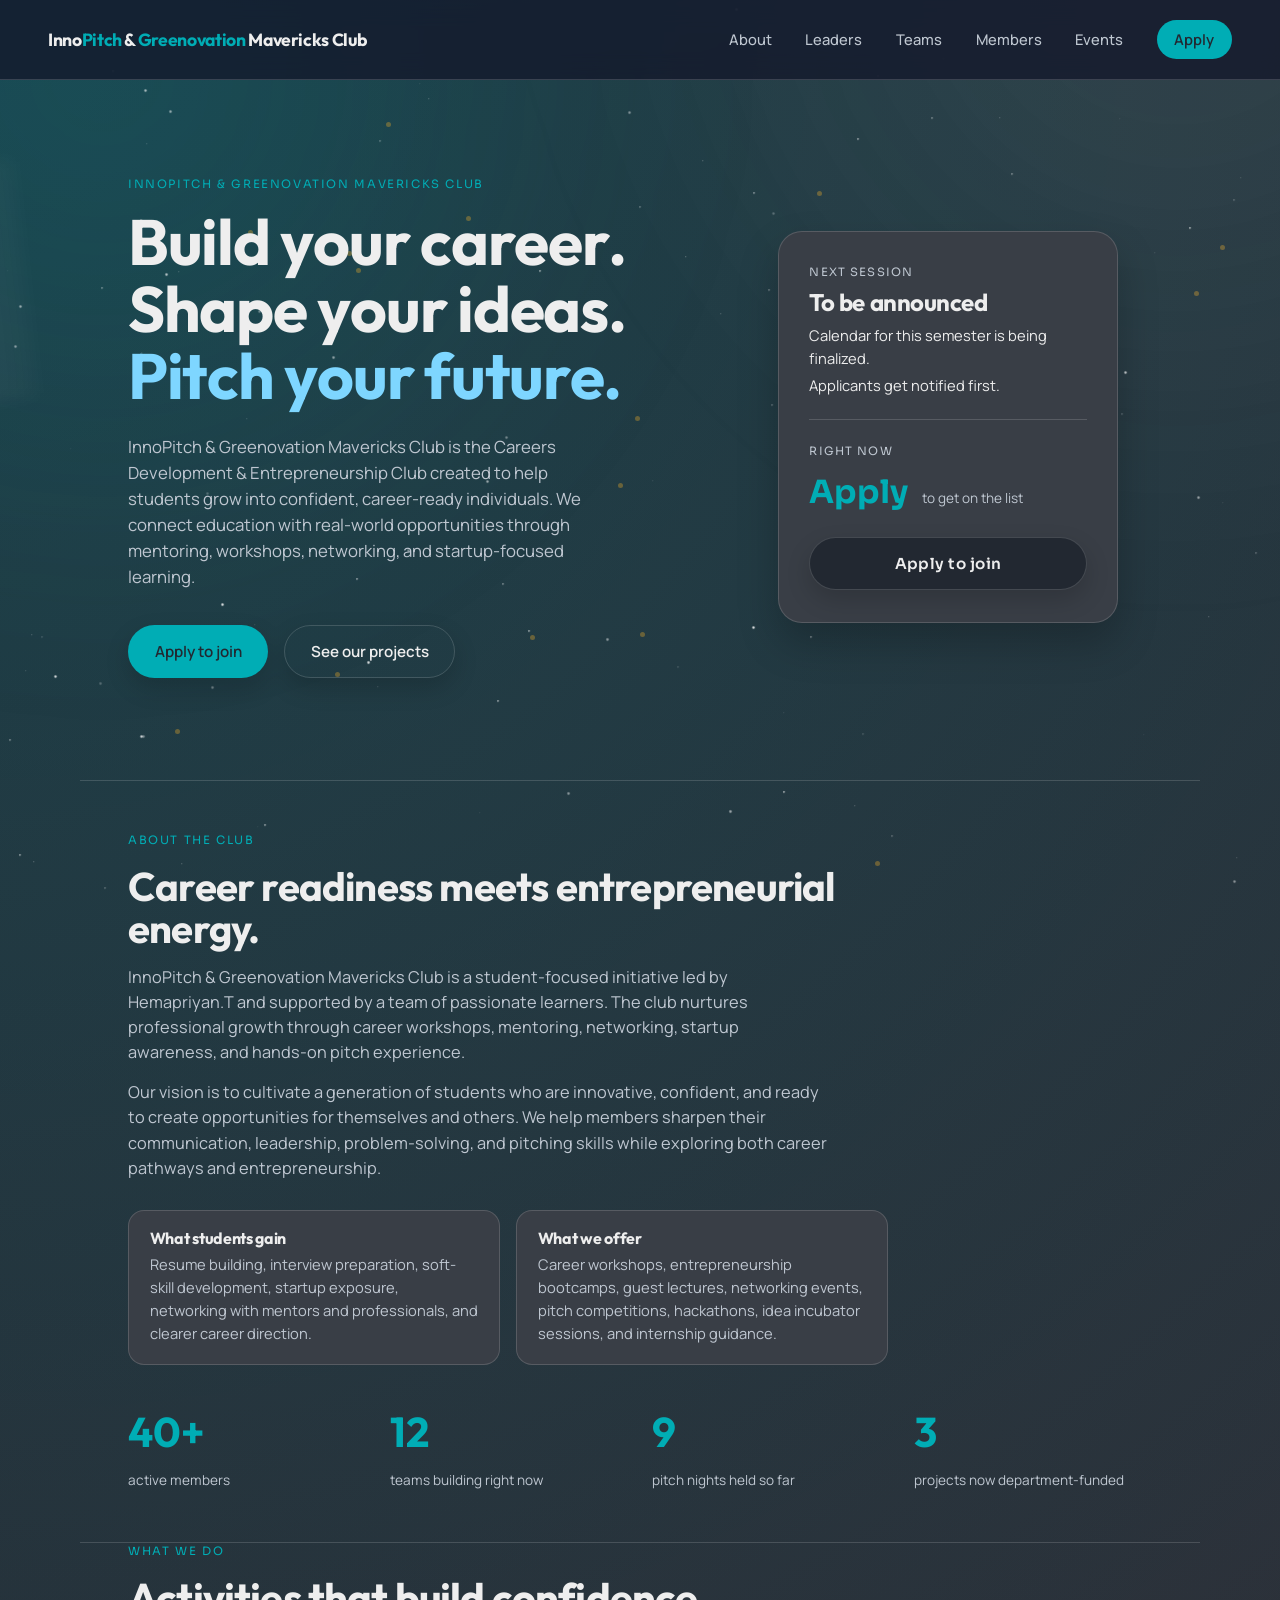
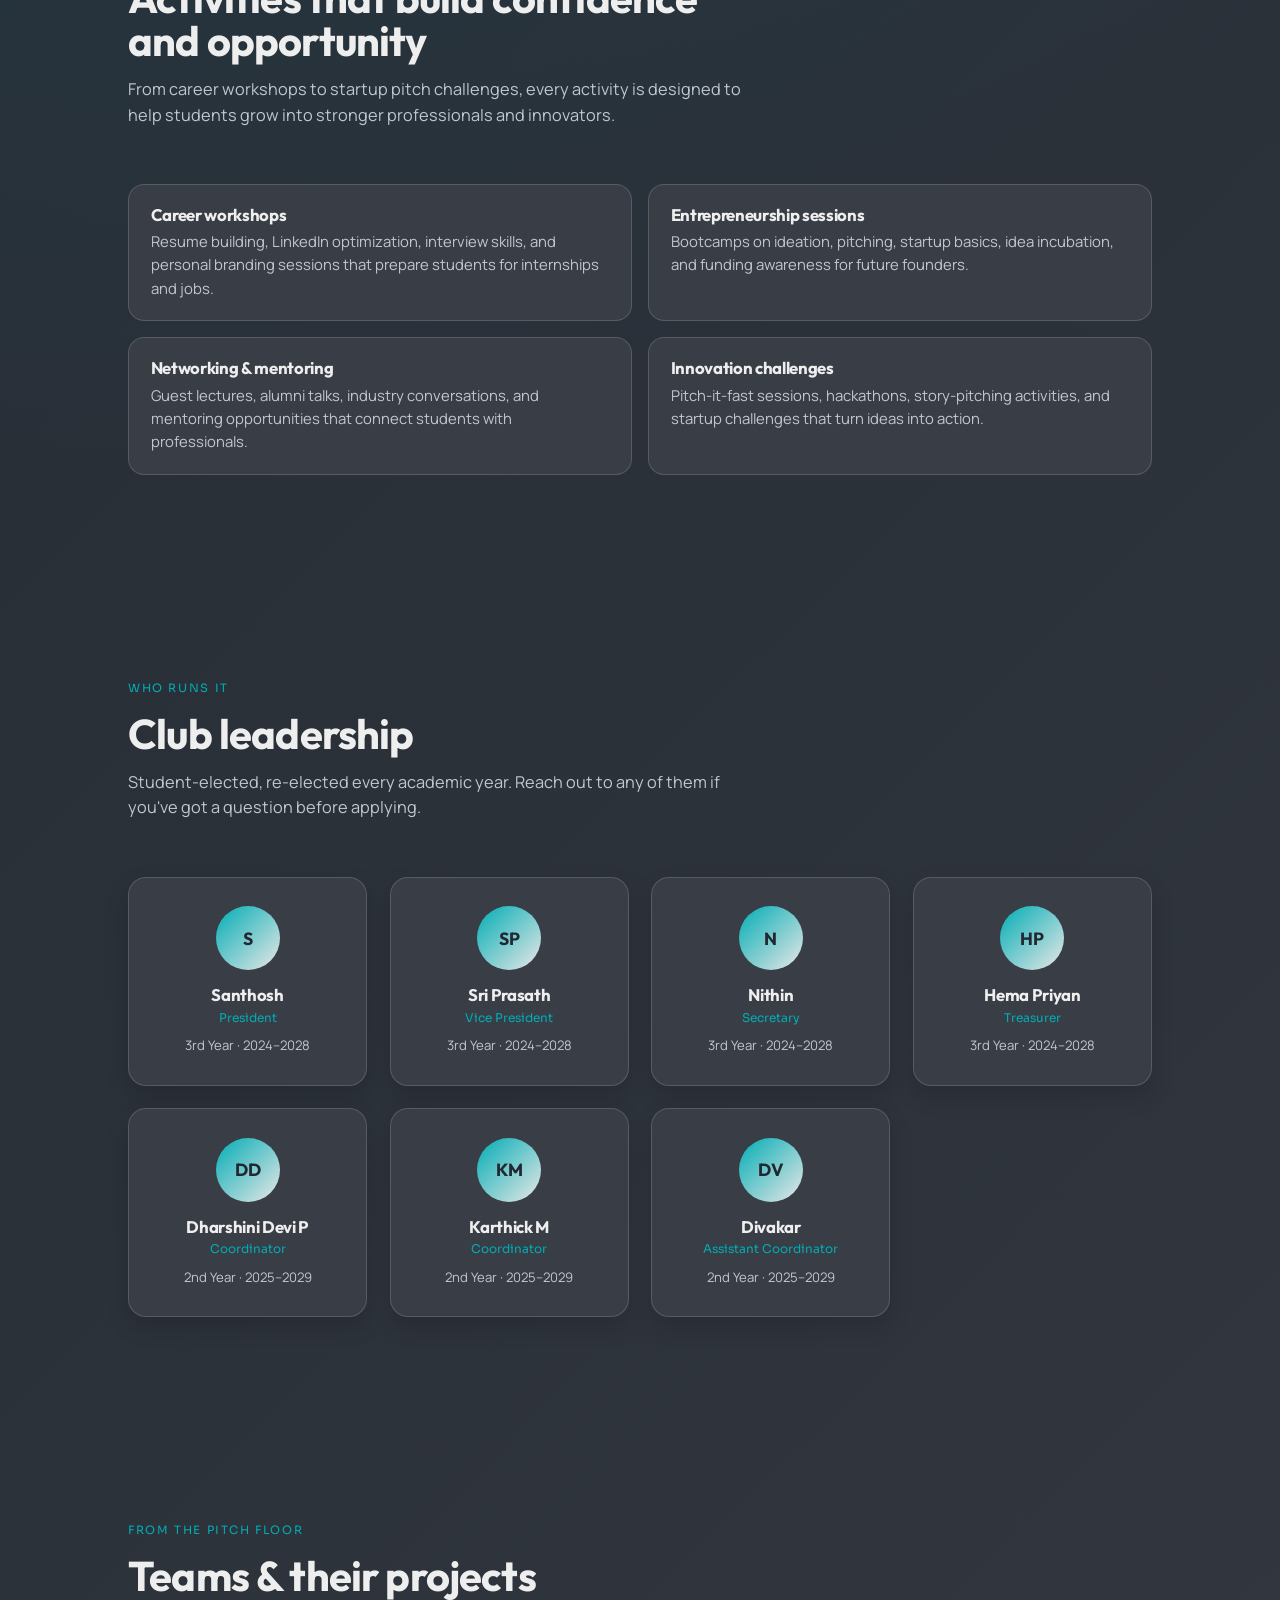
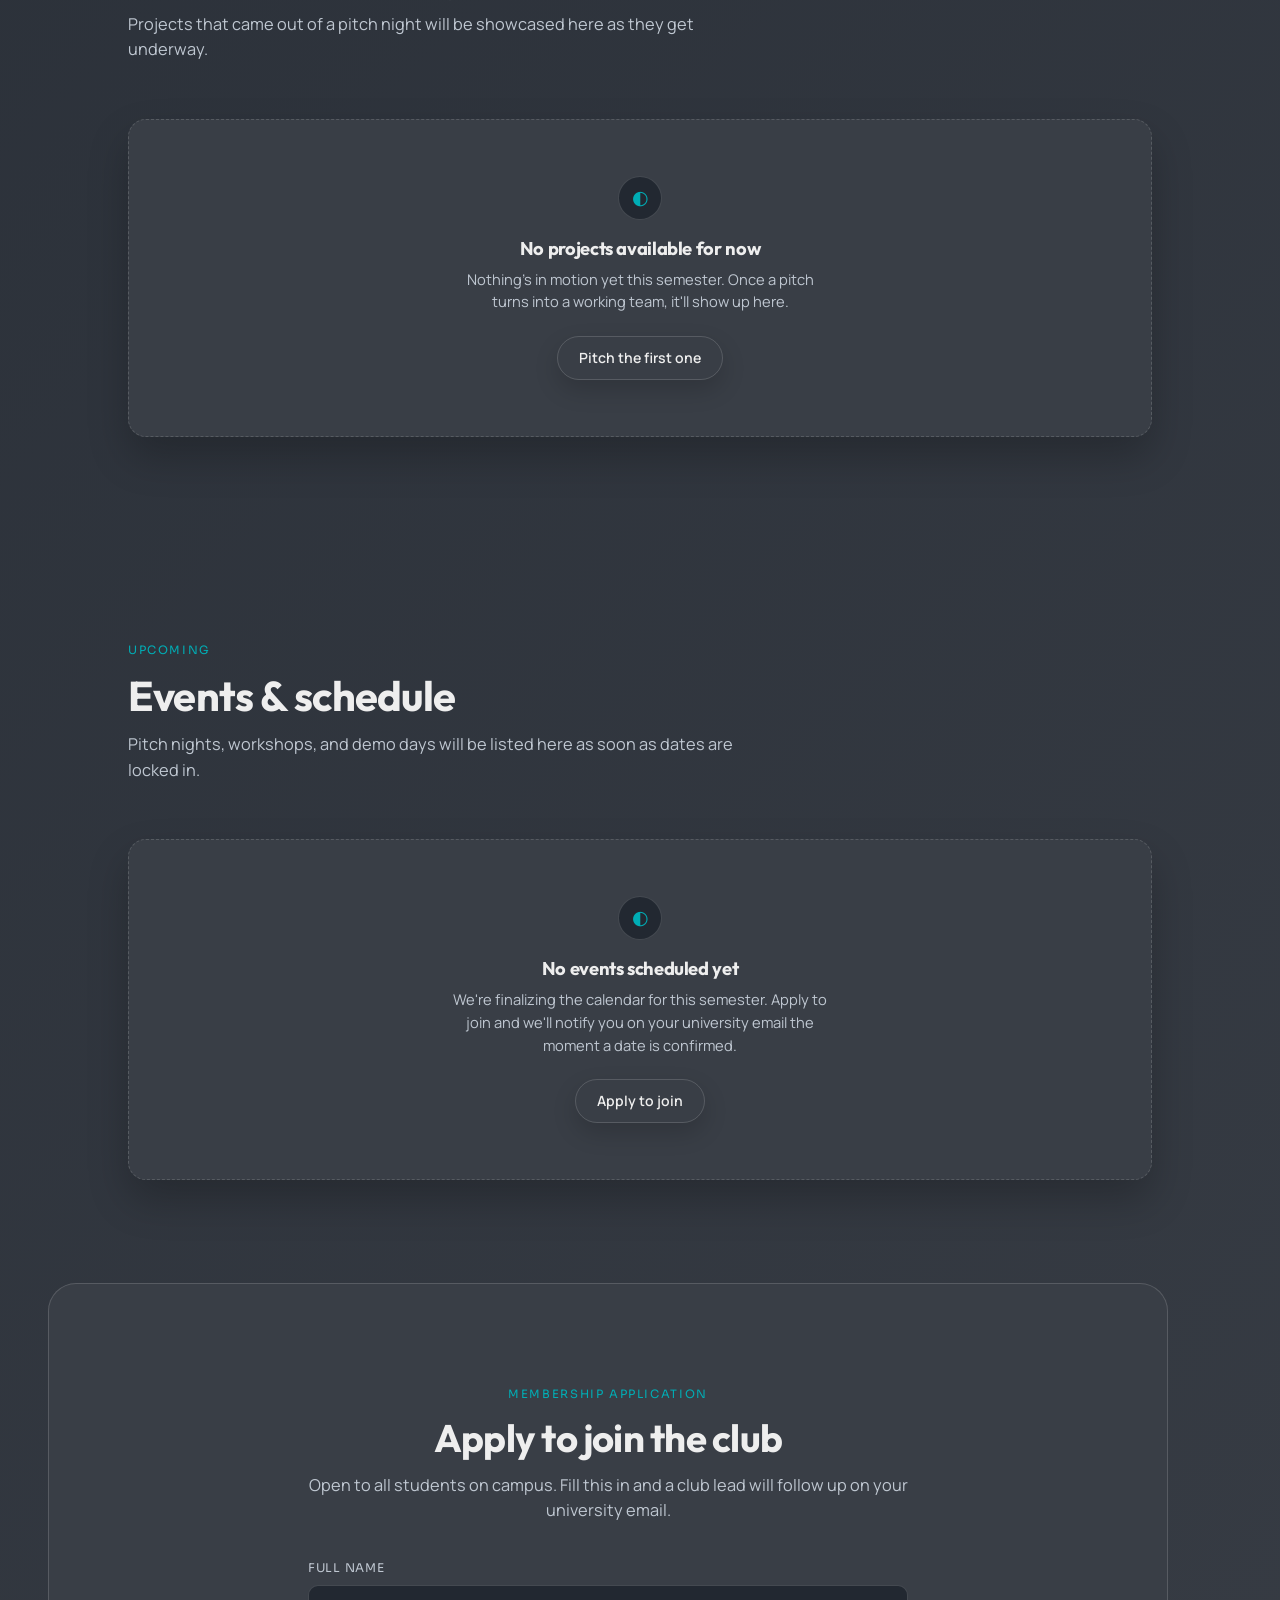
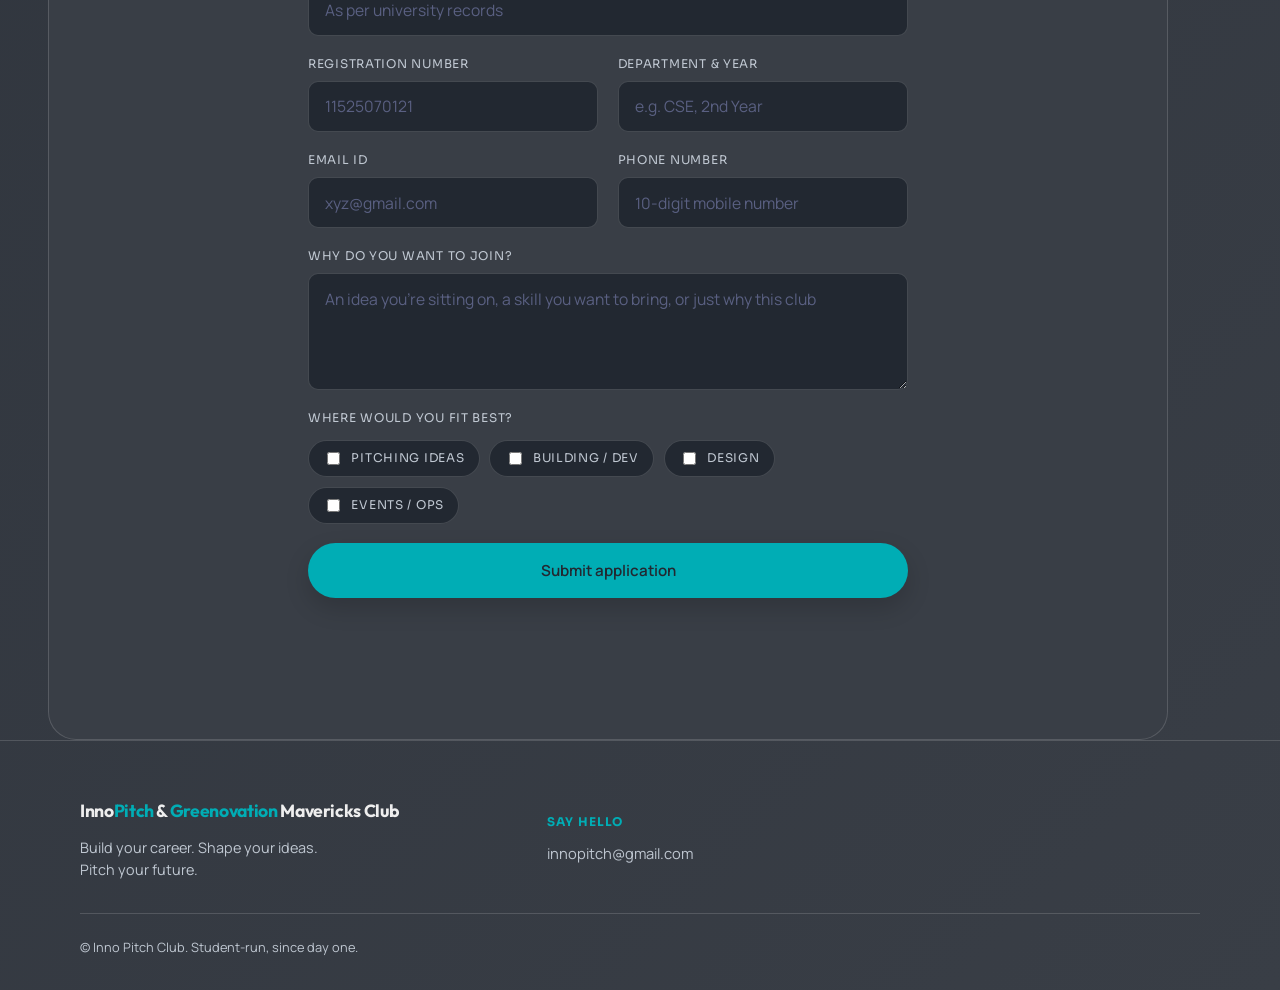
<file: index.html>
<!DOCTYPE html>
<html lang="en">
<head>
<meta charset="UTF-8">
<meta name="viewport" content="width=device-width, initial-scale=1.0">
<title>InnoPitch & Greenovation Mavericks Club — Careers, Ideas, and Entrepreneurship</title>
<link rel="preconnect" href="https://fonts.googleapis.com">
<link rel="preconnect" href="https://fonts.gstatic.com" crossorigin>
<link href="https://fonts.googleapis.com/css2?family=Space+Grotesk:wght@400;500;700&family=Manrope:wght@400;500;600;700;800&family=Sora:wght@400;500;600;700;800&family=Outfit:wght@400;500;600;700;800&display=swap" rel="stylesheet">
<link rel="stylesheet" href="style.css">
</head>
<body>

<div class="spotlight" aria-hidden="true"></div>
<div class="starfield" aria-hidden="true"></div>
<!-- rocket animations removed -->

<header class="site-header">
  <a href="#top" class="brand">Inno<span>Pitch</span> &amp; <span class="brand-accent">Greenovation</span> Mavericks Club</a>
  <nav class="main-nav" id="mainNav">
    <a href="#about">About</a>
    <a href="#leaders">Leaders</a>
    <a href="#teams">Teams</a>
    <a href="members.html">Members</a>
    <a href="#events">Events</a>
    <a href="#apply" class="nav-cta">Apply</a>
  </nav>
  <button class="nav-toggle" aria-label="Toggle menu" aria-expanded="false" id="navToggle">
    <span></span><span></span><span></span>
  </button>
</header>

<main id="top">

  <!-- HERO -->
  <section class="hero">
    <div class="hero-copy">
      <p class="eyebrow">InnoPitch &amp; Greenovation Mavericks Club</p>
      <h1 class="premium-text">Build your career.<br>Shape your ideas.<br><span class="highlight">Pitch your future.</span></h1>
      <p class="hero-sub">InnoPitch &amp; Greenovation Mavericks Club is the Careers Development &amp; Entrepreneurship Club created to help students grow into confident, career-ready individuals. We connect education with real-world opportunities through mentoring, workshops, networking, and startup-focused learning.</p>
      <div class="hero-actions">
        <a href="#apply" class="btn btn-primary">Apply to join</a>
        <a href="#teams" class="btn btn-ghost">See our projects</a>
      </div>
    </div>

    <div class="hero-card">
      <p class="card-label">Next session</p>
      <h3 class="card-title">To be announced</h3>
      <p class="card-detail">Calendar for this semester is being finalized.</p>
      <p class="card-detail">Applicants get notified first.</p>
      <div class="card-divider"></div>
      <p class="card-label">Right now</p>
      <p class="card-count">Apply <span>to get on the list</span></p>
      <a href="#apply" class="btn btn-timer">Apply to join</a>
    </div>
  </section>

  <!-- ABOUT -->
  <section class="about" id="about">
    <div class="about-intro">
      <p class="eyebrow">About the club</p>
      <h2>Career readiness meets entrepreneurial energy.</h2>
      <p class="section-sub">InnoPitch &amp; Greenovation Mavericks Club is a student-focused initiative led by Hemapriyan.T and supported by a team of passionate learners. The club nurtures professional growth through career workshops, mentoring, networking, startup awareness, and hands-on pitch experience.</p>
      <p class="section-sub">Our vision is to cultivate a generation of students who are innovative, confident, and ready to create opportunities for themselves and others. We help members sharpen their communication, leadership, problem-solving, and pitching skills while exploring both career pathways and entrepreneurship.</p>

      <div class="about-points">
        <div class="about-point">
          <h3>What students gain</h3>
          <p>Resume building, interview preparation, soft-skill development, startup exposure, networking with mentors and professionals, and clearer career direction.</p>
        </div>
        <div class="about-point">
          <h3>What we offer</h3>
          <p>Career workshops, entrepreneurship bootcamps, guest lectures, networking events, pitch competitions, hackathons, idea incubator sessions, and internship guidance.</p>
        </div>
      </div>
    </div>

    <div class="about-grid">
      <div class="about-stat">
        <span class="stat-num">40+</span>
        <span class="stat-label">active members</span>
      </div>
      <div class="about-stat">
        <span class="stat-num">12</span>
        <span class="stat-label">teams building right now</span>
      </div>
      <div class="about-stat">
        <span class="stat-num">9</span>
        <span class="stat-label">pitch nights held so far</span>
      </div>
      <div class="about-stat">
        <span class="stat-num">3</span>
        <span class="stat-label">projects now department-funded</span>
      </div>
    </div>
  </section>





  <section class="details" id="details">

    <div class="section-head">
      <p class="eyebrow">What we do</p>
      <h2>Activities that build confidence and opportunity</h2>
      <p class="section-sub">From career workshops to startup pitch challenges, every activity is designed to help students grow into stronger professionals and innovators.</p>
    </div>

    <div class="detail-grid">
      <article class="detail-card">
        <h3>Career workshops</h3>
        <p>Resume building, LinkedIn optimization, interview skills, and personal branding sessions that prepare students for internships and jobs.</p>
      </article>
      <article class="detail-card">
        <h3>Entrepreneurship sessions</h3>
        <p>Bootcamps on ideation, pitching, startup basics, idea incubation, and funding awareness for future founders.</p>
      </article>
      <article class="detail-card">
        <h3>Networking &amp; mentoring</h3>
        <p>Guest lectures, alumni talks, industry conversations, and mentoring opportunities that connect students with professionals.</p>
      </article>
      <article class="detail-card">
        <h3>Innovation challenges</h3>
        <p>Pitch-it-fast sessions, hackathons, story-pitching activities, and startup challenges that turn ideas into action.</p>
      </article>
    </div>
  </section>

  <!-- LEADERS -->
  <section class="leaders" id="leaders">
    <div class="section-head">
      <p class="eyebrow">Who runs it</p>
      <h2>Club leadership</h2>
      <p class="section-sub">Student-elected, re-elected every academic year. Reach out to any of them if you've got a question before applying.</p>
    </div>

    <div class="leader-grid">
      <article class="leader-card">
        <div class="leader-avatar">S</div>
        <h3>Santhosh</h3>
        <span class="leader-role">President</span>
        <p class="leader-dept">3rd Year · 2024–2028</p>
      </article>
      <article class="leader-card">
        <div class="leader-avatar">SP</div>
        <h3>Sri Prasath</h3>
        <span class="leader-role">Vice President</span>
        <p class="leader-dept">3rd Year · 2024–2028</p>
      </article>
      <article class="leader-card">
        <div class="leader-avatar">N</div>
        <h3>Nithin</h3>
        <span class="leader-role">Secretary</span>
        <p class="leader-dept">3rd Year · 2024–2028</p>
      </article>
      <article class="leader-card">
        <div class="leader-avatar">HP</div>
        <h3>Hema Priyan</h3>
        <span class="leader-role">Treasurer</span>
        <p class="leader-dept">3rd Year · 2024–2028</p>
      </article>
      <article class="leader-card">
        <div class="leader-avatar">DD</div>
        <h3>Dharshini Devi P</h3>
        <span class="leader-role">Coordinator</span>
        <p class="leader-dept">2nd Year · 2025–2029</p>
      </article>
      <article class="leader-card">
        <div class="leader-avatar">KM</div>
        <h3>Karthick M</h3>
        <span class="leader-role">Coordinator</span>
        <p class="leader-dept">2nd Year · 2025–2029</p>
      </article>
      <article class="leader-card">
        <div class="leader-avatar">DV</div>
        <h3>Divakar</h3>
        <span class="leader-role">Assistant Coordinator</span>
        <p class="leader-dept">2nd Year · 2025–2029</p>
      </article>
    </div>
  </section>

  <!-- TEAMS & PROJECTS -->
  <section class="teams" id="teams">
    <div class="section-head">
      <p class="eyebrow">From the pitch floor</p>
      <h2>Teams &amp; their projects</h2>
      <p class="section-sub">Projects that came out of a pitch night will be showcased here as they get underway.</p>
    </div>

    <div class="events-empty">
      <span class="events-empty-icon">◐</span>
      <h3>No projects available for now</h3>
      <p>Nothing's in motion yet this semester. Once a pitch turns into a working team, it'll show up here.</p>
      <a href="#apply" class="btn btn-outline">Pitch the first one</a>
    </div>
  </section>

  <!-- EVENTS -->
  <section class="events" id="events">
    <div class="section-head">
      <p class="eyebrow">Upcoming</p>
      <h2>Events &amp; schedule</h2>
      <p class="section-sub">Pitch nights, workshops, and demo days will be listed here as soon as dates are locked in.</p>
    </div>

    <div class="events-empty">
      <span class="events-empty-icon">◐</span>
      <h3>No events scheduled yet</h3>
      <p>We're finalizing the calendar for this semester. Apply to join and we'll notify you on your university email the moment a date is confirmed.</p>
      <a href="#apply" class="btn btn-outline">Apply to join</a>
    </div>
  </section>

  <!-- APPLICATION FORM -->
  <section class="apply" id="apply">
    <div class="apply-inner">
      <p class="eyebrow">Membership application</p>
      <h2>Apply to join the club</h2>
      <p class="section-sub">Open to all students on campus. Fill this in and a club lead will follow up on your university email.</p>

      <form class="apply-form" id="applyForm" action="https://formspree.io/f/xqevrvgy" method="POST">
        <input type="text" name="_gotcha" style="display:none" tabindex="-1" autocomplete="off">

        <div class="field">
          <label for="fullName">Full name</label>
          <input type="text" id="fullName" name="fullName" placeholder="As per university records" required>
        </div>

        <div class="field-row">
          <div class="field">
            <label for="regNumber">Registration number</label>
            <input type="text" id="regNumber" name="regNumber" placeholder="11525070121" required>
          </div>
          <div class="field">
            <label for="year">Department &amp; year</label>
            <input type="text" id="year" name="year" placeholder="e.g. CSE, 2nd Year" required>
          </div>
        </div>

        <div class="field-row">
          <div class="field">
            <label for="email">email ID</label>
            <input type="email" id="email" name="email" placeholder="xyz@gmail.com" required>
          </div>
          <div class="field">
            <label for="phone">Phone number</label>
            <input type="tel" id="phone" name="phone" placeholder="10-digit mobile number" required pattern="[0-9+\-\s]{7,15}">
          </div>
        </div>

        <div class="field">
          <label for="interest">Why do you want to join?</label>
          <textarea id="interest" name="interest" rows="4" placeholder="An idea you're sitting on, a skill you want to bring, or just why this club" required></textarea>
        </div>

        <div class="field">
          <span class="field-legend">Where would you fit best?</span>
          <div class="checkbox-row">
            <label class="checkbox-pill"><input type="checkbox" name="interestArea" value="Pitching ideas"> Pitching ideas</label>
            <label class="checkbox-pill"><input type="checkbox" name="interestArea" value="Building / dev"> Building / dev</label>
            <label class="checkbox-pill"><input type="checkbox" name="interestArea" value="Design"> Design</label>
            <label class="checkbox-pill"><input type="checkbox" name="interestArea" value="Events / ops"> Events / ops</label>
          </div>
        </div>

        <button type="submit" class="btn btn-primary btn-wide">Submit application</button>
        <p class="form-status" id="formStatus" role="status"></p>
      </form>
    </div>
  </section>

</main>

<div class="scroll-progress" id="scrollProgress"></div>
<a href="#top" class="back-to-top" id="backToTop" aria-label="Back to top">↑</a>

<footer class="site-footer">
  <div class="footer-grid">
    <div>
      <a href="#top" class="brand">Inno<span>Pitch</span> &amp; <span class="brand-accent">Greenovation</span> Mavericks Club</a>
      <p class="footer-tag">Build your career. Shape your ideas. Pitch your future.</p>
    </div>
    <div class="footer-col">
      <h4>Say hello</h4>
      <p><a href="mailto:innopitch@gmail.com">innopitch@gmail.com</a></p>

    </div>
  </div>
  <p class="footer-fine">© <span id="year"></span> Inno Pitch Club. Student-run, since day one.</p>
</footer>

<script src="script.js"></script>
</body>
</html>
</file>
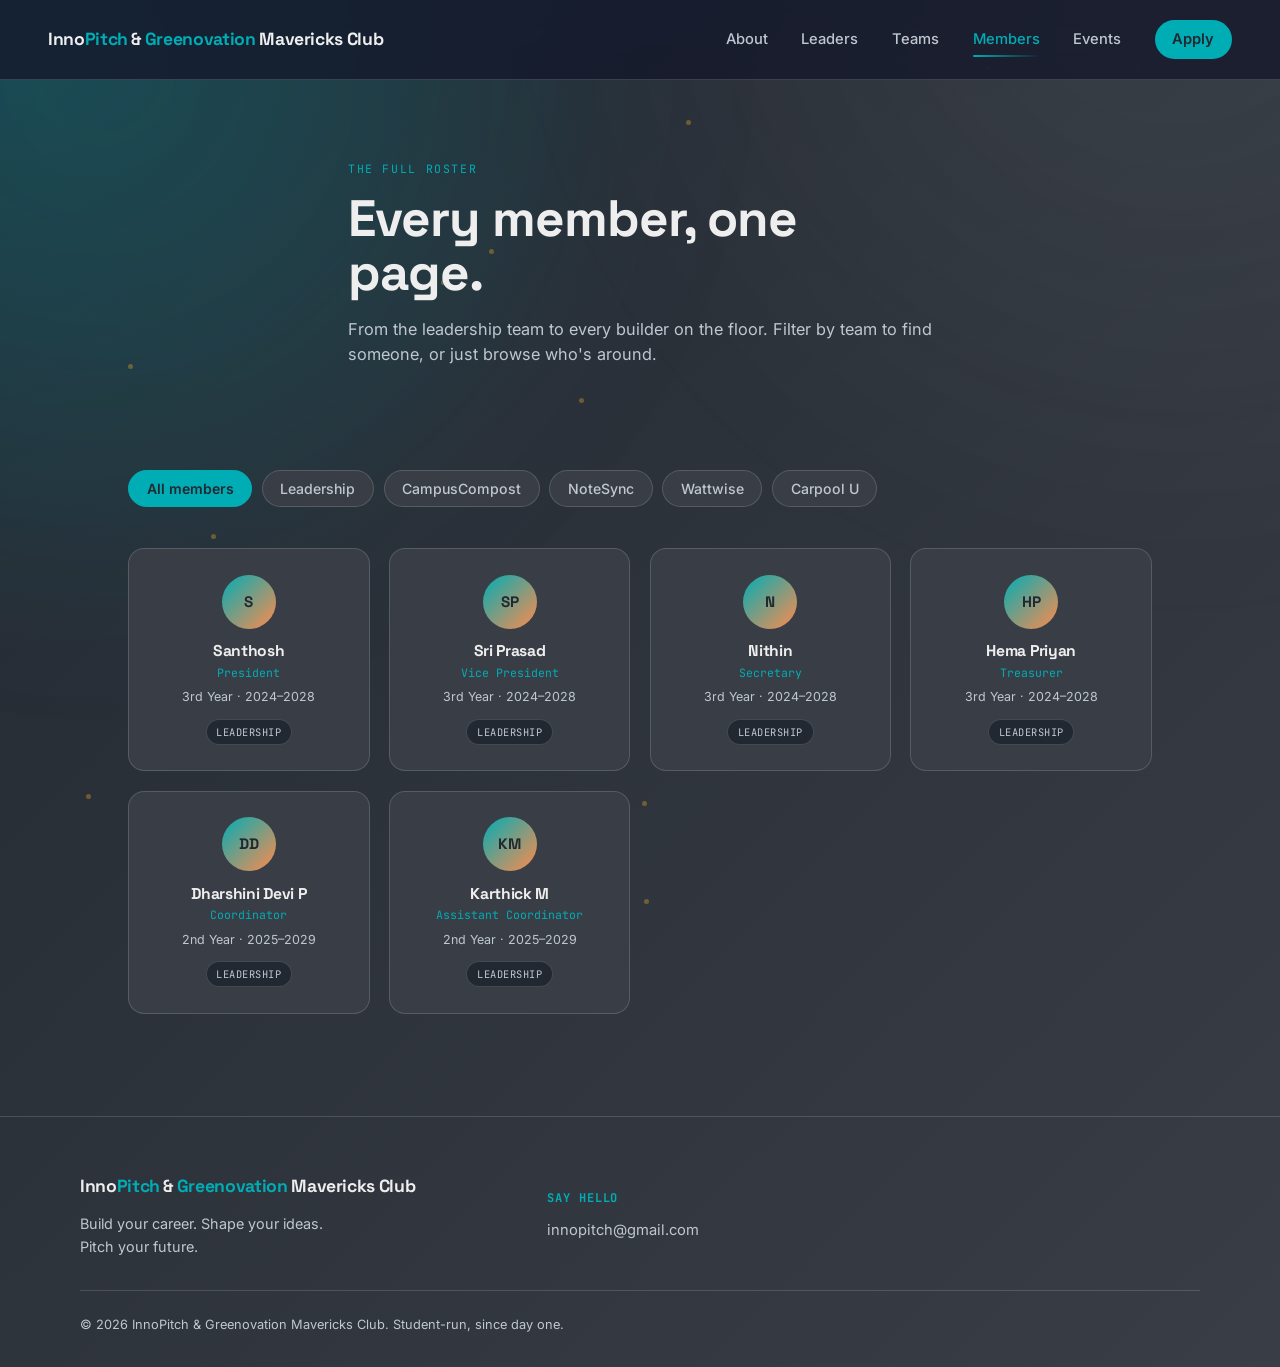
<file: members.html>
<!DOCTYPE html>
<html lang="en">
<head>
<meta charset="UTF-8">
<meta name="viewport" content="width=device-width, initial-scale=1.0">
<title>Members — InnoPitch & Greenovation Mavericks Club</title>
<link rel="preconnect" href="https://fonts.googleapis.com">
<link rel="preconnect" href="https://fonts.gstatic.com" crossorigin>
<link href="https://fonts.googleapis.com/css2?family=Space+Grotesk:wght@400;500;700&family=Inter:wght@400;500;600&family=JetBrains+Mono:wght@400;500;700&display=swap" rel="stylesheet">
<link rel="stylesheet" href="style.css">
</head>
<body>

<div class="spotlight" aria-hidden="true"></div>

<header class="site-header">
  <a href="index.html" class="brand">Inno<span>Pitch</span> &amp; <span class="brand-accent">Greenovation</span> Mavericks Club</a>
  <nav class="main-nav" id="mainNav">
    <a href="index.html#about">About</a>
    <a href="index.html#leaders">Leaders</a>
    <a href="index.html#teams">Teams</a>
    <a href="members.html" class="active">Members</a>
    <a href="index.html#events">Events</a>
    <a href="index.html#apply" class="nav-cta">Apply</a>
  </nav>
  <button class="nav-toggle" aria-label="Toggle menu" aria-expanded="false" id="navToggle">
    <span></span><span></span><span></span>
  </button>
</header>

<main id="top">

  <!-- PAGE HEADER -->
  <section class="members-hero">
    <p class="eyebrow">The full roster</p>
    <h1>Every member, one page.</h1>
    <p class="section-sub">From the leadership team to every builder on the floor. Filter by team to find someone, or just browse who's around.</p>
  </section>

  <!-- FILTERS -->
  <section class="members-controls">
    <div class="filter-row" id="filterRow">
      <button class="filter-pill active" data-filter="all">All members</button>
      <button class="filter-pill" data-filter="leadership">Leadership</button>
      <button class="filter-pill" data-filter="campuscompost">CampusCompost</button>
      <button class="filter-pill" data-filter="notesync">NoteSync</button>
      <button class="filter-pill" data-filter="wattwise">Wattwise</button>
      <button class="filter-pill" data-filter="carpoolu">Carpool U</button>
    </div>
  </section>

  <!-- MEMBER GRID -->
  <section class="members-grid-section">
    <div class="member-grid" id="memberGrid">

      <!-- Leadership -->
      <article class="member-card" data-team="leadership">
        <div class="member-avatar">S</div>
        <h3>Santhosh</h3>
        <span class="member-role">President</span>
        <p class="member-meta">3rd Year · 2024–2028</p>
        <span class="member-tag">Leadership</span>
      </article>

      <article class="member-card" data-team="leadership">
        <div class="member-avatar">SP</div>
        <h3>Sri Prasad</h3>
        <span class="member-role">Vice President</span>
        <p class="member-meta">3rd Year · 2024–2028</p>
        <span class="member-tag">Leadership</span>
      </article>

      <article class="member-card" data-team="leadership">
        <div class="member-avatar">N</div>
        <h3>Nithin</h3>
        <span class="member-role">Secretary</span>
        <p class="member-meta">3rd Year · 2024–2028</p>
        <span class="member-tag">Leadership</span>
      </article>

      <article class="member-card" data-team="leadership">
        <div class="member-avatar">HP</div>
        <h3>Hema Priyan</h3>
        <span class="member-role">Treasurer</span>
        <p class="member-meta">3rd Year · 2024–2028</p>
        <span class="member-tag">Leadership</span>
      </article>

      <article class="member-card" data-team="leadership">
        <div class="member-avatar">DD</div>
        <h3>Dharshini Devi P</h3>
        <span class="member-role">Coordinator</span>
        <p class="member-meta">2nd Year · 2025–2029</p>
        <span class="member-tag">Leadership</span>
      </article>

      <article class="member-card" data-team="leadership">
        <div class="member-avatar">KM</div>
        <h3>Karthick M</h3>
        <span class="member-role">Assistant Coordinator</span>
        <p class="member-meta">2nd Year · 2025–2029</p>
        <span class="member-tag">Leadership</span>
      </article>

    </div>
  </section>
</main>

<footer class="site-footer">
  <div class="footer-grid">
    <div>
      <a href="index.html" class="brand">Inno<span>Pitch</span> &amp; <span class="brand-accent">Greenovation</span> Mavericks Club</a>
      <p class="footer-tag">Build your career. Shape your ideas. Pitch your future.</p>
    </div>
    <div class="footer-col">
      <h4>Say hello</h4>
      <p><a href="mailto:innopitch@gmail.com">innopitch@gmail.com</a></p>

    </div>
  </div>
  <p class="footer-fine">© <span id="year"></span> InnoPitch &amp; Greenovation Mavericks Club. Student-run, since day one.</p>
</footer>

<script src="script.js"></script>
<script>
  // Filter pills for the members page — scoped here since it's the
  // only page that needs it.
  const filterRow = document.getElementById('filterRow');
  const memberCards = document.querySelectorAll('.member-card');
  const memberEmpty = document.getElementById('memberEmpty');

  filterRow.addEventListener('click', (event) => {
    const btn = event.target.closest('.filter-pill');
    if (!btn) return;

    filterRow.querySelectorAll('.filter-pill').forEach((p) => p.classList.remove('active'));
    btn.classList.add('active');

    const filter = btn.dataset.filter;
    let visibleCount = 0;

    memberCards.forEach((card) => {
      const match = filter === 'all' || card.dataset.team === filter;
      card.style.display = match ? '' : 'none';
      if (match) visibleCount++;
    });

    memberEmpty.hidden = visibleCount !== 0;
  });
</script>
</body>
</html>
</file>
<file: style.css>
/* ===========================================================
   Inno Pitch Club — design tokens
   Ink Navy   #222831  background
   Ink Raised #393E46  cards / panels
   Accent     #00ADB5  primary accent
   Light      #EEEEEE  primary text / highlights
   Slate      #BFC7D1  muted text
=========================================================== */

:root {
  --ink: #222831;
  --ink-raised: #393E46;
  --ink-line: rgba(238, 238, 238, 0.16);
  --amber: #00ADB5;
  --signal: #00ADB5;
  --chalk: #EEEEEE;
  --slate: #BFC7D1;
  --accent-blue: #7ed6ff;

  --display: "Outfit", "Space Grotesk", sans-serif;
  --body: "Manrope", "Inter", sans-serif;
  --mono: "Sora", "JetBrains Mono", monospace;

  --max: 1120px;
  --shadow-soft: 0 20px 40px rgba(0, 0, 0, 0.22);
  --transition: 320ms cubic-bezier(0.2, 0.8, 0.2, 1);
}

* { box-sizing: border-box; }
html { scroll-behavior: smooth; }

@media (prefers-reduced-motion: reduce) {
  html { scroll-behavior: auto; }
  * { animation-duration: 0.01ms !important; transition-duration: 0.01ms !important; }
}

body {
  margin: 0;
  background:
    radial-gradient(circle at top left, rgba(0, 173, 181, 0.2), transparent 35%),
    linear-gradient(135deg, #222831, #393E46);
  color: var(--chalk);
  font-family: var(--body);
  line-height: 1.55;
  -webkit-font-smoothing: antialiased;
  overflow-x: hidden;
  position: relative;
}

body::before,
body::after {
  content: "";
  position: fixed;
  inset: -20%;
  pointer-events: none;
  z-index: 0;
  filter: blur(85px);
  opacity: 0.55;
  animation: drift 18s ease-in-out infinite alternate;
}

body::before {
  background: radial-gradient(circle at 20% 20%, rgba(0, 173, 181, 0.22), transparent 35%);
}

body::after {
  background: radial-gradient(circle at 80% 10%, rgba(238, 238, 238, 0.14), transparent 36%);
  animation-duration: 22s;
}

a { color: inherit; }

h1, h2, h3 {
  font-family: var(--display);
  margin: 0;
  line-height: 1.05;
  letter-spacing: -0.02em;
  font-weight: 700;
}

p { margin: 0; color: var(--slate); }
img, svg { display: block; max-width: 100%; }

:focus-visible {
  outline: 2px solid var(--amber);
  outline-offset: 3px;
}

.eyebrow {
  font-family: var(--mono);
  text-transform: uppercase;
  letter-spacing: 0.14em;
  font-size: 0.72rem;
  color: var(--amber);
  margin: 0 0 0.9rem;
}

/* ---------- backdrop ---------- */
.spotlight {
  position: fixed;
  inset: -20% -10% auto -10%;
  height: 70vh;
  background: radial-gradient(ellipse 50% 55% at 50% 0%, #00ADB522, transparent 70%);
  pointer-events: none;
  z-index: 0;
}
.starfield {
  position: fixed;
  inset: 0;
  pointer-events: none;
  z-index: 0;
  overflow: hidden;
  transform: translateZ(0);
}
.starfield .star {
  position: absolute;
  background: radial-gradient(circle, rgba(255,255,255,0.96) 0%, rgba(255,255,255,0.7) 45%, rgba(255,255,255,0.0) 100%);
  border-radius: 50%;
  box-shadow: 0 0 8px rgba(255,255,255,0.09);
  transform: translate3d(0,0,0);
  will-change: transform, opacity;
  animation: twinkle 3.2s linear infinite;
}

@keyframes twinkle {
  0% { opacity: 0.25; transform: scale(0.88); }
  40% { opacity: 0.95; transform: scale(1.06); }
  100% { opacity: 0.3; transform: scale(0.9); }
}


/* ---------- header ---------- */
.site-header {
  position: sticky;
  top: 0;
  z-index: 50;
  display: flex;
  align-items: center;
  justify-content: space-between;
  padding: 1.25rem clamp(1.25rem, 4vw, 3rem);
  background: rgba(20, 24, 43, 0.78);
  backdrop-filter: blur(12px);
  border-bottom: 1px solid var(--ink-line);
  transition: background var(--transition), backdrop-filter var(--transition), box-shadow var(--transition);
}

.site-header.scrolled {
  background: rgba(20, 24, 43, 0.9);
  backdrop-filter: blur(18px);
  box-shadow: 0 10px 35px rgba(0, 0, 0, 0.25);
}

.brand {
  font-family: var(--display);
  font-weight: 700;
  font-size: 1.1rem;
  text-decoration: none;
  color: var(--chalk);
  letter-spacing: -0.02em;
}
.brand span { color: var(--amber); }
.brand-accent {
  color: #34d399;
}

.main-nav {
  display: flex;
  align-items: center;
  gap: 2.1rem;
}
.main-nav a {
  text-decoration: none;
  color: var(--slate);
  font-size: 0.92rem;
  font-weight: 500;
  position: relative;
  padding: 0.2rem 0;
  transition: color var(--transition);
}
.main-nav a:hover, .main-nav a.active { color: var(--chalk); }
.main-nav a::after {
  content: "";
  position: absolute;
  left: 0;
  bottom: -0.18rem;
  width: 100%;
  height: 2px;
  border-radius: 999px;
  background: linear-gradient(90deg, var(--amber), transparent);
  transform: scaleX(0);
  transform-origin: left;
  transition: transform var(--transition);
}
.main-nav a:hover::after, .main-nav a.active::after { transform: scaleX(1); }
.main-nav a.nav-cta {
  color: var(--ink);
  background: var(--amber);
  padding: 0.5rem 1.1rem;
  border-radius: 100px;
  font-weight: 600;
}
.main-nav a.nav-cta:hover, .main-nav a.nav-cta.active { color: var(--ink); filter: brightness(1.08); }
.main-nav a.nav-cta::after { display: none; }

.nav-toggle {
  display: none;
  flex-direction: column;
  gap: 5px;
  background: none;
  border: none;
  padding: 6px;
  cursor: pointer;
}
.nav-toggle span { width: 22px; height: 2px; background: var(--chalk); }

/* ---------- layout helpers ---------- */
main, header, footer { position: relative; z-index: 1; }

section {
  max-width: var(--max);
  margin: 0 auto;
  padding: clamp(3.5rem, 8vw, 6.5rem) clamp(1.25rem, 4vw, 3rem);
}

.section-head { max-width: 640px; margin-bottom: clamp(2.5rem, 5vw, 3.5rem); }
.section-head h2 { font-size: clamp(1.8rem, 3.4vw, 2.6rem); margin-bottom: 0.9rem; }
.section-sub { font-size: 1.02rem; }

/* ---------- buttons ---------- */
.btn {
  display: inline-flex;
  align-items: center;
  justify-content: center;
  padding: 0.85rem 1.6rem;
  border-radius: 100px;
  font-weight: 600;
  font-size: 0.95rem;
  text-decoration: none;
  border: 1px solid transparent;
  cursor: pointer;
  position: relative;
  overflow: hidden;
  isolation: isolate;
  transition: transform var(--transition), filter var(--transition), background var(--transition), box-shadow var(--transition), color var(--transition);
  font-family: var(--body);
  box-shadow: 0 10px 24px rgba(0, 0, 0, 0.16);
}
.btn::before {
  content: "";
  position: absolute;
  inset: 0;
  background: linear-gradient(120deg, transparent 0%, rgba(255,255,255,0.2) 40%, transparent 80%);
  transform: translateX(-140%);
  transition: transform 700ms ease;
  z-index: -1;
}
.btn:hover {
  transform: translateY(-3px) scale(1.01);
  box-shadow: 0 16px 32px rgba(0, 0, 0, 0.22);
}
.btn:hover::before { transform: translateX(140%); }
.btn-primary { background: var(--amber); color: var(--ink); }
.btn-primary:hover { filter: brightness(1.08); box-shadow: 0 14px 30px rgba(255, 182, 39, 0.28); }
.btn-ghost { color: var(--chalk); border-color: var(--ink-line); }
.btn-ghost:hover { border-color: var(--slate); }
.btn-outline { background: transparent; border-color: var(--ink-line); color: var(--chalk); padding: 0.65rem 1.3rem; font-size: 0.88rem; }
.btn-outline:hover { border-color: var(--amber); color: var(--amber); box-shadow: 0 12px 24px rgba(255, 182, 39, 0.12); }
.btn-wide { width: 100%; padding: 1rem; }
.btn-timer {
  background: var(--ink);
  color: var(--chalk);
  border-color: var(--ink-line);
  font-family: var(--mono);
  letter-spacing: 0.03em;
  width: 100%;
  margin-top: 1.2rem;
}
.btn-timer:hover { border-color: var(--amber); color: var(--amber); }

/* ---------- hero ---------- */
.hero {
  display: grid;
  grid-template-columns: 1.15fr 0.85fr;
  gap: clamp(2rem, 5vw, 4rem);
  align-items: center;
  padding-top: clamp(3rem, 9vw, 6rem);
}

.hero h1 { font-size: clamp(2.5rem, 5.6vw, 4rem); font-weight: 700; }
.highlight { color: var(--accent-blue); }

.hero-sub {
  margin-top: 1.5rem;
  max-width: 48ch;
  font-size: 1.05rem;
  color: var(--slate);
}

/* ---------- premium text animation ---------- */
.premium-text {
  display: inline-block;
  position: relative;
  color: inherit;
  -webkit-font-smoothing: antialiased;
}
.premium-text span {
  display: inline-block;
  will-change: transform, opacity;
  transform-origin: 50% 50%;
  opacity: 0;
  animation: premium-pop 880ms cubic-bezier(0.2, 0.9, 0.2, 1) both;
  animation-delay: calc(var(--i) * 52ms);
}
.premium-text::after {
  content: "";
  position: absolute;
  left: -8%;
  top: -10%;
  width: 120%;
  height: 120%;
  background: linear-gradient(90deg, rgba(255,255,255,0.02) 0%, rgba(255,255,255,0.18) 45%, rgba(255,255,255,0.02) 100%);
  transform: translateX(-110%) rotate(-6deg);
  pointer-events: none;
  mix-blend-mode: screen;
  opacity: 0.9;
  filter: blur(8px);
  animation: premium-sheen 2600ms linear infinite;
}

@keyframes premium-pop {
  0% { transform: translateY(18px) rotateX(22deg) scale(0.96); opacity: 0; }
  55% { transform: translateY(-6px) rotateX(0deg) scale(1.04); opacity: 1; }
  100% { transform: translateY(0) rotateX(0deg) scale(1); opacity: 1; }
}

@keyframes premium-sheen {
  0% { transform: translateX(-110%) rotate(-6deg); }
  50% { transform: translateX(30%) rotate(-6deg); }
  100% { transform: translateX(130%) rotate(-6deg); }
}

/* subtle hover micro-motion */
.premium-text:hover span {
  animation: none;
  transform: translateY(-2px) scale(1.02);
}

.hero-actions {
  display: flex;
  gap: 1rem;
  margin-top: 2.2rem;
  flex-wrap: wrap;
}

/* ---------- hero card (next session) ---------- */
.hero-card {
  background: var(--ink-raised);
  border: 1px solid var(--ink-line);
  border-radius: 24px;
  padding: 2rem 1.9rem;
  width: 100%;
  max-width: 340px;
  justify-self: center;
  box-shadow: var(--shadow-soft);
  animation: gentlyFloat 6s ease-in-out infinite;
}
.card-label {
  font-family: var(--mono);
  font-size: 0.72rem;
  text-transform: uppercase;
  letter-spacing: 0.1em;
  color: var(--slate);
  margin-bottom: 0.5rem;
}
.card-title { font-size: 1.5rem; margin-bottom: 0.6rem; }
.card-detail { font-size: 0.92rem; color: var(--chalk); margin-bottom: 0.25rem; }
.card-divider { height: 1px; background: var(--ink-line); margin: 1.4rem 0; }
.card-count {
  font-family: var(--mono);
  font-size: 2rem;
  font-weight: 700;
  color: var(--amber);
}
.card-count span {
  font-family: var(--body);
  font-size: 0.85rem;
  font-weight: 400;
  color: var(--slate);
  margin-left: 0.4rem;
}

/* ---------- about strip ---------- */
.about {
  border-top: 1px solid var(--ink-line);
  border-bottom: 1px solid var(--ink-line);
  padding-top: clamp(2.5rem, 5vw, 3.2rem);
  padding-bottom: clamp(2.5rem, 5vw, 3.2rem);
}
.about-grid { display: grid; grid-template-columns: repeat(4, 1fr); gap: 1.5rem; }
.about-stat { display: flex; flex-direction: column; gap: 0.35rem; }
.stat-num {
  font-family: var(--display);
  font-size: clamp(2rem, 4vw, 2.6rem);
  font-weight: 700;
  color: var(--amber);
}
.stat-label { font-size: 0.85rem; color: var(--slate); }

/* ---------- about details ---------- */
.about-intro { max-width: 760px; margin-bottom: 2.2rem; }
.about-intro h2 { font-size: clamp(1.8rem, 3.2vw, 2.5rem); margin-bottom: 1rem; }
.about-intro .section-sub { margin-bottom: 0.9rem; max-width: 70ch; }
.about-points { display: grid; grid-template-columns: repeat(2, minmax(0, 1fr)); gap: 1rem; margin-top: 1.8rem; }
.about-point { background: var(--ink-raised); border: 1px solid var(--ink-line); border-radius: 16px; padding: 1.2rem 1.3rem; }
.about-point h3 { font-size: 1rem; margin-bottom: 0.4rem; }
.about-point p { font-size: 0.92rem; }

.details { padding-top: 0; }
.detail-grid { display: grid; grid-template-columns: repeat(2, minmax(0, 1fr)); gap: 1rem; }
.detail-card { background: var(--ink-raised); border: 1px solid var(--ink-line); border-radius: 16px; padding: 1.3rem 1.35rem; }
.detail-card h3 { font-size: 1.05rem; margin-bottom: 0.45rem; }
.detail-card p { font-size: 0.93rem; }

/* ---------- leaders ---------- */
.leader-grid {
  display: grid;
  grid-template-columns: repeat(4, 1fr);
  gap: 1.4rem;
}
.leader-card {
  background: var(--ink-raised);
  border: 1px solid var(--ink-line);
  border-radius: 18px;
  padding: 1.8rem 1.5rem;
  text-align: center;
  transition: transform var(--transition), box-shadow var(--transition), border-color var(--transition);
  box-shadow: 0 10px 25px rgba(0, 0, 0, 0.14);
}
.leader-card:hover, .team-card:hover, .event-card:hover, .member-card:hover, .detail-card:hover, .about-point:hover, .about-stat:hover {
  transform: translateY(-4px) scale(1.01);
  border-color: rgba(255, 182, 39, 0.4);
  box-shadow: 0 16px 34px rgba(0, 0, 0, 0.2);
}
.leader-avatar {
  width: 64px;
  height: 64px;
  margin: 0 auto 1rem;
  border-radius: 50%;
  background: linear-gradient(135deg, var(--amber), #ebe8e7);
  color: var(--ink);
  display: flex;
  align-items: center;
  justify-content: center;
  font-family: var(--display);
  font-weight: 700;
  font-size: 1.1rem;
}
.leader-card h3 { font-size: 1.05rem; margin-bottom: 0.3rem; }
.leader-role {
  display: block;
  font-family: var(--mono);
  font-size: 0.75rem;
  color: var(--amber);
  margin-bottom: 0.5rem;
}
.leader-dept { font-size: 0.82rem; }

/* ---------- teams & projects ---------- */
.team-grid {
  display: grid;
  grid-template-columns: repeat(2, 1fr);
  gap: 1.4rem;
}
.team-card {
  position: relative;
  background: var(--ink-raised);
  border: 1px solid var(--ink-line);
  border-radius: 18px;
  padding: 1.8rem;
  transition: transform var(--transition), box-shadow var(--transition), border-color var(--transition);
}
.team-card.featured { border-color: var(--amber); }
.team-tag {
  position: absolute;
  top: -11px;
  left: 1.6rem;
  background: var(--amber);
  color: var(--ink);
  font-family: var(--mono);
  font-size: 0.68rem;
  text-transform: uppercase;
  letter-spacing: 0.08em;
  padding: 0.25rem 0.7rem;
  border-radius: 100px;
  font-weight: 700;
}
.team-card h3 { font-size: 1.2rem; margin-bottom: 0.6rem; }
.team-project { font-size: 0.95rem; margin-bottom: 1.2rem; }
.team-members {
  display: flex;
  flex-wrap: wrap;
  gap: 0.5rem;
}
.team-members span {
  font-family: var(--mono);
  font-size: 0.75rem;
  color: var(--chalk);
  background: var(--ink);
  border: 1px solid var(--ink-line);
  padding: 0.3rem 0.7rem;
  border-radius: 100px;
}

/* ---------- events ---------- */
.event-list { display: flex; flex-direction: column; gap: 1rem; }
.event-card {
  display: grid;
  grid-template-columns: 80px 1fr auto;
  align-items: center;
  gap: 1.5rem;
  background: var(--ink-raised);
  border: 1px solid var(--ink-line);
  border-radius: 18px;
  padding: 1.4rem 1.6rem;
  transition: transform var(--transition), box-shadow var(--transition), border-color var(--transition);
}
.event-date {
  display: flex;
  flex-direction: column;
  align-items: center;
  justify-content: center;
  background: var(--ink);
  border-radius: 12px;
  padding: 0.7rem 0;
  border: 1px solid var(--ink-line);
}
.event-day { font-family: var(--display); font-size: 1.5rem; font-weight: 700; color: var(--chalk); line-height: 1; }
.event-month { font-family: var(--mono); font-size: 0.7rem; color: var(--amber); letter-spacing: 0.08em; margin-top: 0.25rem; }
.event-info h3 { font-size: 1.1rem; margin-bottom: 0.35rem; }
.event-info p { margin-bottom: 0.5rem; }
.event-venue { font-family: var(--mono); font-size: 0.78rem; color: var(--amber); }

.events-empty {
  text-align: center;
  background: var(--ink-raised);
  border: 1px dashed var(--ink-line);
  border-radius: 18px;
  padding: clamp(2.5rem, 6vw, 3.5rem) 2rem;
  box-shadow: var(--shadow-soft);
  animation: gentlyFloat 6.5s ease-in-out infinite;
}
.events-empty-icon {
  display: inline-flex;
  align-items: center;
  justify-content: center;
  width: 44px;
  height: 44px;
  border-radius: 50%;
  background: var(--ink);
  border: 1px solid var(--ink-line);
  color: var(--amber);
  font-size: 1.2rem;
  margin-bottom: 1.2rem;
}
.events-empty h3 { font-size: 1.15rem; margin-bottom: 0.6rem; }
.events-empty p { max-width: 42ch; margin: 0 auto 1.4rem; font-size: 0.92rem; }

/* ---------- application form ---------- */
.apply {
  background: var(--ink-raised);
  border-radius: 28px;
  border: 1px solid var(--ink-line);
  margin-left: clamp(1.25rem, 4vw, 3rem);
  margin-right: clamp(1.25rem, 4vw, 3rem);
  max-width: calc(var(--max) - 0px);
}
.apply-inner { max-width: 600px; margin: 0 auto; text-align: center; }
.apply .section-sub { margin: 0 auto 2.2rem; }
.apply h2 { font-size: clamp(1.8rem, 3.4vw, 2.4rem); margin-bottom: 0.9rem; }

.apply-form { text-align: left; display: flex; flex-direction: column; gap: 1.2rem; }
.field-row { display: grid; grid-template-columns: 1fr 1fr; gap: 1.2rem; }
.field { display: flex; flex-direction: column; gap: 0.45rem; }
.field label, .field-legend {
  font-family: var(--mono);
  font-size: 0.75rem;
  color: var(--slate);
  text-transform: uppercase;
  letter-spacing: 0.06em;
}
.field input, .field textarea {
  background: var(--ink);
  border: 1px solid var(--ink-line);
  border-radius: 10px;
  padding: 0.85rem 1rem;
  color: var(--chalk);
  font-family: var(--body);
  font-size: 0.98rem;
  resize: vertical;
  transition: border-color var(--transition), box-shadow var(--transition), transform var(--transition);
}
.field input:hover, .field textarea:hover { border-color: rgba(255, 182, 39, 0.35); }
.field input:focus, .field textarea:focus { border-color: var(--amber); outline: none; box-shadow: 0 0 0 4px rgba(255, 182, 39, 0.14); }
.field input::placeholder, .field textarea::placeholder { color: #5A6082; }
.field input:focus, .field textarea:focus { border-color: var(--amber); outline: none; }

.checkbox-row { display: flex; flex-wrap: wrap; gap: 0.6rem; margin-top: 0.3rem; }
.checkbox-pill {
  display: flex;
  align-items: center;
  gap: 0.5rem;
  background: var(--ink);
  border: 1px solid var(--ink-line);
  border-radius: 100px;
  padding: 0.5rem 0.9rem;
  font-size: 0.85rem;
  color: var(--chalk);
  cursor: pointer;
  text-transform: none;
  letter-spacing: normal;
  font-family: var(--body);
  transition: transform var(--transition), border-color var(--transition), color var(--transition);
}
.checkbox-pill:hover { transform: translateY(-2px); border-color: rgba(255, 182, 39, 0.35); color: var(--amber); }
.checkbox-pill input { accent-color: var(--amber); }

.form-status {
  min-height: 1.2rem;
  font-family: var(--mono);
  font-size: 0.85rem;
  color: var(--amber);
  text-align: center;
}

/* ---------- members page ---------- */
.main-nav a.active { color: var(--amber); }

.members-hero {
  padding-top: clamp(3rem, 8vw, 5rem);
  max-width: 680px;
}
.members-hero h1 {
  font-size: clamp(2.2rem, 4.5vw, 3.2rem);
  font-weight: 700;
  margin-top: 0.6rem;
}
.members-hero .section-sub { margin-top: 1.1rem; }

.members-controls { padding-top: 0; padding-bottom: 0; }
.filter-row {
  display: flex;
  flex-wrap: wrap;
  gap: 0.6rem;
}
.filter-pill {
  background: var(--ink-raised);
  border: 1px solid var(--ink-line);
  color: var(--slate);
  font-family: var(--body);
  font-size: 0.88rem;
  font-weight: 500;
  padding: 0.55rem 1.1rem;
  border-radius: 100px;
  cursor: pointer;
  transition: border-color 0.15s ease, color 0.15s ease, background 0.15s ease;
}
.filter-pill:hover { color: var(--chalk); border-color: var(--slate); }
.filter-pill.active {
  background: var(--amber);
  border-color: var(--amber);
  color: var(--ink);
  font-weight: 600;
}

.members-grid-section { padding-top: clamp(2rem, 4vw, 2.6rem); }
.member-grid {
  display: grid;
  grid-template-columns: repeat(4, 1fr);
  gap: 1.2rem;
}
.member-card {
  position: relative;
  background: var(--ink-raised);
  border: 1px solid var(--ink-line);
  border-radius: 16px;
  padding: 1.6rem 1.3rem;
  text-align: center;
  transition: transform var(--transition), box-shadow var(--transition), border-color var(--transition);
}
.member-avatar {
  width: 54px;
  height: 54px;
  margin: 0 auto 0.9rem;
  border-radius: 50%;
  background: linear-gradient(135deg, var(--amber), #FF8A4C);
  color: var(--ink);
  display: flex;
  align-items: center;
  justify-content: center;
  font-family: var(--display);
  font-weight: 700;
  font-size: 0.95rem;
}
.member-card h3 { font-size: 0.98rem; margin-bottom: 0.25rem; }
.member-role {
  display: block;
  font-family: var(--mono);
  font-size: 0.72rem;
  color: var(--amber);
  margin-bottom: 0.35rem;
}
.member-meta { font-size: 0.78rem; margin-bottom: 0.7rem; }
.member-tag {
  display: inline-block;
  font-family: var(--mono);
  font-size: 0.65rem;
  text-transform: uppercase;
  letter-spacing: 0.05em;
  color: var(--slate);
  background: var(--ink);
  border: 1px solid var(--ink-line);
  padding: 0.25rem 0.6rem;
  border-radius: 100px;
}
.member-empty {
  text-align: center;
  color: var(--slate);
  padding: 2.5rem 0;
}

/* ---------- footer ---------- */
.site-footer {
  border-top: 1px solid var(--ink-line);
  padding: clamp(2.5rem, 5vw, 3.5rem) clamp(1.25rem, 4vw, 3rem) 2rem;
  position: relative;
  z-index: 1;
}
.footer-grid {
  max-width: var(--max);
  margin: 0 auto;
  display: grid;
  grid-template-columns: 1.4fr 1fr 1fr;
  gap: 2rem;
  padding-bottom: 2rem;
}
.footer-tag { margin-top: 0.8rem; max-width: 30ch; font-size: 0.9rem; }
.footer-col h4 {
  font-family: var(--mono);
  font-size: 0.75rem;
  text-transform: uppercase;
  letter-spacing: 0.08em;
  color: var(--amber);
  margin-bottom: 0.7rem;
}
.footer-col p { font-size: 0.92rem; margin-bottom: 0.3rem; }
.footer-col a { text-decoration: none; }
.footer-col a:hover { color: var(--amber); }
.footer-fine {
  max-width: var(--max);
  margin: 0 auto;
  border-top: 1px solid var(--ink-line);
  padding-top: 1.5rem;
  font-size: 0.8rem;
  color: var(--slate);
}

/* ---------- reveal animations ---------- */
.reveal {
  opacity: 0;
  transform: translateY(26px) scale(0.985);
  transition: opacity 800ms cubic-bezier(0.2, 0.8, 0.2, 1), transform 800ms cubic-bezier(0.2, 0.8, 0.2, 1);
}
.reveal.is-visible {
  opacity: 1;
  transform: translateY(0) scale(1);
}

/* ---------- progress + back to top ---------- */
.scroll-progress {
  position: fixed;
  inset: 0 0 auto 0;
  height: 3px;
  background: linear-gradient(90deg, var(--amber), var(--signal));
  transform-origin: left;
  transform: scaleX(0);
  z-index: 100;
}

.back-to-top {
  position: fixed;
  right: 1.2rem;
  bottom: 1.2rem;
  width: 48px;
  height: 48px;
  border-radius: 999px;
  display: inline-flex;
  align-items: center;
  justify-content: center;
  background: linear-gradient(135deg, var(--amber), #ffc95c);
  color: var(--ink);
  text-decoration: none;
  box-shadow: 0 10px 24px rgba(0, 0, 0, 0.24);
  opacity: 0;
  pointer-events: none;
  transform: translateY(10px);
  transition: opacity var(--transition), transform var(--transition), box-shadow var(--transition);
  z-index: 70;
}
.back-to-top:hover {
  transform: translateY(-2px) scale(1.02);
  box-shadow: 0 14px 30px rgba(0, 0, 0, 0.26);
}
.back-to-top.show {
  opacity: 1;
  pointer-events: auto;
  transform: translateY(0);
}

/* ---------- particles ---------- */
.particle {
  position: fixed;
  width: 5px;
  height: 5px;
  border-radius: 999px;
  background: rgba(255, 182, 39, 0.72);
  pointer-events: none;
  z-index: 0;
  opacity: 0.45;
  animation: driftParticle 10s ease-in-out infinite;
}

/* ---------- keyframes ---------- */
@keyframes drift {
  from { transform: translate3d(0, 0, 0) scale(1); }
  to { transform: translate3d(4%, -5%, 0) scale(1.05); }
}

@keyframes gentlyFloat {
  0%, 100% { transform: translateY(0px); }
  50% { transform: translateY(-6px); }
}

@keyframes driftParticle {
  0%, 100% { transform: translate3d(0, 0, 0) scale(1); opacity: 0.3; }
  50% { transform: translate3d(25px, -20px, 0) scale(1.25); opacity: 0.8; }
}

/* ---------- responsive ---------- */
@media (max-width: 900px) {
  .main-nav {
    display: none;
    position: absolute;
    top: 100%;
    left: 0;
    right: 0;
    background: var(--ink);
    border-bottom: 1px solid var(--ink-line);
    flex-direction: column;
    align-items: flex-start;
    gap: 0;
    padding: 0.5rem clamp(1.25rem, 4vw, 3rem) 1rem;
  }
  .main-nav.open { display: flex; }
  .main-nav a { padding: 0.8rem 0; width: 100%; }
  .main-nav a.nav-cta { margin-top: 0.5rem; text-align: center; }
  .nav-toggle { display: flex; }

  .hero { grid-template-columns: 1fr; }
  .hero-card { max-width: 100%; }
  .about-grid { grid-template-columns: repeat(2, 1fr); }
  .about-points, .detail-grid { grid-template-columns: 1fr; }
  .leader-grid { grid-template-columns: repeat(2, 1fr); }
  .team-grid { grid-template-columns: 1fr; }
  .member-grid { grid-template-columns: repeat(2, 1fr); }
  .footer-grid { grid-template-columns: 1fr; }
  .event-card { grid-template-columns: 64px 1fr; }
  .event-card .btn-outline { grid-column: 1 / -1; margin-top: 0.5rem; }
  .field-row { grid-template-columns: 1fr; }
}

@media (max-width: 560px) {
  .about-grid { grid-template-columns: 1fr 1fr; }
  .leader-grid { grid-template-columns: 1fr 1fr; }
}
</file>
